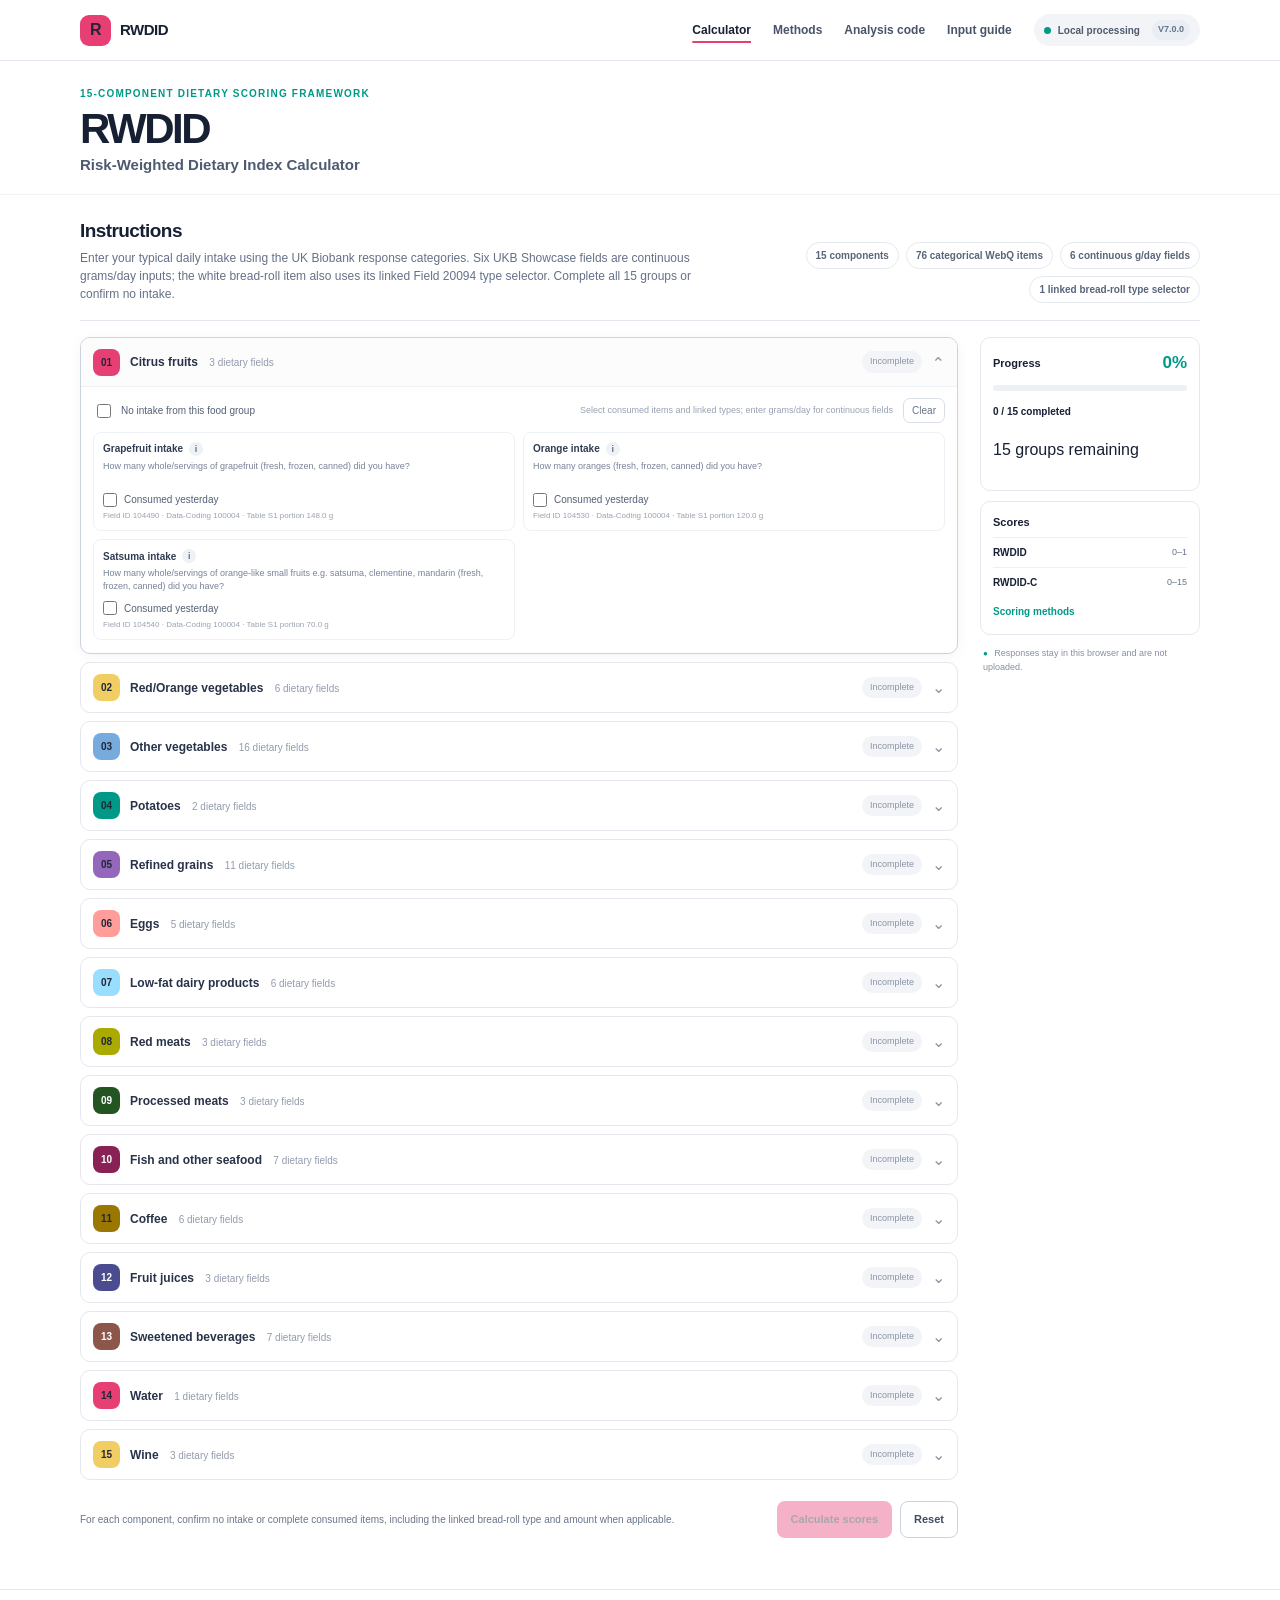
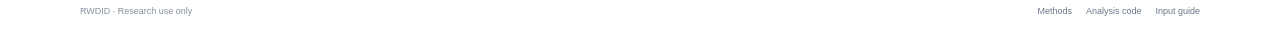
<file: index.html>
<!doctype html>
<html lang="en">
<head>
  <meta charset="utf-8">
  <meta name="viewport" content="width=device-width, initial-scale=1">
  <meta name="description" content="Browser-based calculator for the 15-component Risk-Weighted Dietary Index (RWDID) and its continuous companion score.">
  <meta name="theme-color" content="#ffffff">
  <meta name="rwdid-build" content="7.0.0">
  <title>RWDID | Dietary Index Calculator</title>
  <link rel="stylesheet" href="assets/styles.css?v=7.0.0">
  <script defer src="assets/palette.js?v=7.0.0"></script>
  <script defer src="assets/scoring.js?v=7.0.0"></script>
  <script defer src="assets/app.js?v=7.0.0"></script>
</head>
<body>
<header class="topbar">
  <div class="container nav">
    <a class="brand" href="index.html" aria-label="RWDID home">
      <span class="brand-mark">R</span><strong>RWDID</strong>
    </a>
    <nav class="nav-links" aria-label="Main navigation">
      <a href="index.html" aria-current="page">Calculator</a>
      <a href="methods.html">Methods</a>
      <a href="resources.html">Analysis code</a>
      <a href="input-guide.html">Input guide</a>
      <span class="local-pill"><i class="local-dot"></i> Local processing <b class="build-version">V7.0.0</b></span>
    </nav>
  </div>
</header>

<div id="boot-state" class="boot-state">Loading calculator…</div>

<main id="app-shell" hidden>
  <section class="page-heading">
    <div class="container">
      <div class="eyebrow">15-component dietary scoring framework</div>
      <h1>RWDID</h1>
      <p class="page-subtitle">Risk-Weighted Dietary Index Calculator</p>
    </div>
  </section>

  <section id="calculator" class="calculator-section">
    <div class="container">
      <div class="instructions">
        <div>
          <h2>Instructions</h2>
          <p>Enter your typical daily intake using the UK Biobank response categories. Six UKB Showcase fields are continuous grams/day inputs; the white bread-roll item also uses its linked Field 20094 type selector. Complete all 15 groups or confirm no intake.</p>
        </div>
        <div class="instruction-tags">
          <span>15 components</span>
          <span>76 categorical WebQ items</span>
          <span>6 continuous g/day fields</span>
          <span>1 linked bread-roll type selector</span>
        </div>
      </div>

      <div class="calculator-layout">
        <div class="questionnaire-column">
          <div id="questionnaire-container">
            <div class="loading-inline">Loading questionnaire…</div>
          </div>

          <div class="form-actions">
            <p id="form-status" class="status-text">Complete all 15 groups to calculate both scores.</p>
            <div class="action-buttons">
              <button id="calculate-button" class="btn btn-primary" type="button" disabled>Calculate scores</button>
              <button id="reset-button" class="btn btn-secondary" type="button">Reset</button>
            </div>
          </div>

          <section id="results-panel" class="results-panel" hidden aria-live="polite">
            <div class="results-head">
              <h2>Your results</h2>
              <p>Scores calculated from the completed questionnaire and frozen study parameters.</p>
            </div>
            <div class="score-grid">
              <article class="score-card score-card-primary">
                <div class="score-label">RWDID · Binary β-weighted</div>
                <div id="rwdid-value" class="score-value">—</div>
                <div class="score-scale">Range 0–1</div>
                <div class="score-bar"><i id="rwdid-bar"></i></div>
              </article>
              <article class="score-card score-card-secondary">
                <div class="score-label">RWDID-C · Continuous equal-weight</div>
                <div id="rwdidc-value" class="score-value">—</div>
                <div class="score-scale">Range 0–15</div>
                <div class="score-bar"><i id="rwdidc-bar"></i></div>
              </article>
            </div>
            <div class="results-note">Research indices only; not clinical risk predictions, diagnoses or individual dietary recommendations.</div>
            <details class="result-details">
              <summary>View component-level results</summary>
              <div class="table-wrap">
                <table class="result-table">
                  <thead><tr><th>Component</th><th>Intake/day</th><th>Binary</th><th>β</th><th>Weight</th><th>RWDID-C</th></tr></thead>
                  <tbody id="component-results-body"></tbody>
                </table>
              </div>
            </details>
            <div class="result-actions">
              <button id="download-results" class="btn btn-primary" type="button">Download CSV</button>
              <button id="print-results" class="btn btn-secondary" type="button">Print</button>
            </div>
          </section>
        </div>

        <aside class="sidebar">
          <section class="side-card progress-card">
            <div class="progress-head">
              <strong>Progress</strong>
              <span id="progress-percent" class="progress-percent">0%</span>
            </div>
            <div class="progress-track"><span id="progress-fill"></span></div>
            <strong id="progress-count">0 / 15 completed</strong>
            <p id="progress-hint">15 groups remaining</p>
          </section>

          <section class="side-card score-key">
            <h3>Scores</h3>
            <div class="score-mini"><strong>RWDID</strong><span>0–1</span></div>
            <div class="score-mini"><strong>RWDID-C</strong><span>0–15</span></div>
            <a class="side-link" href="methods.html">Scoring methods</a>
          </section>

          <p class="privacy-note"><span aria-hidden="true">●</span> Responses stay in this browser and are not uploaded.</p>
        </aside>
      </div>
    </div>
  </section>
</main>

<footer class="footer">
  <div class="container footer-row">
    <span>RWDID · Research use only</span>
    <div class="footer-links">
      <a href="methods.html">Methods</a>
      <a href="resources.html">Analysis code</a>
      <a href="input-guide.html">Input guide</a>
    </div>
  </div>
</footer>
</body>
</html>
</file>
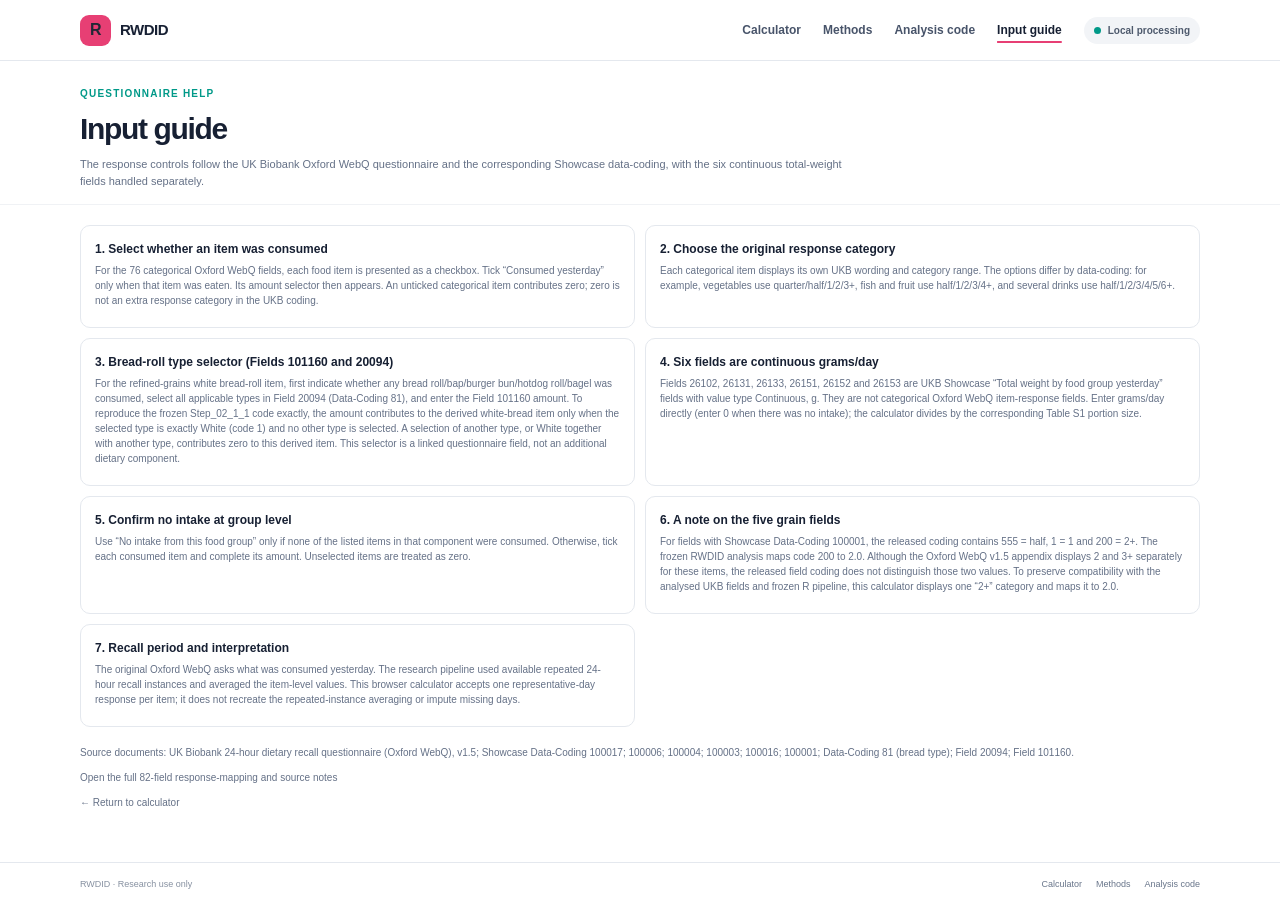
<file: input-guide.html>
<!doctype html>
<html lang="en">
<head>
  <meta charset="utf-8">
  <meta name="viewport" content="width=device-width, initial-scale=1">
  <meta name="description" content="UK Biobank Oxford WebQ response options and input instructions for the 15-component RWDID calculator.">
  <title>RWDID | Input Guide</title>
  <link rel="stylesheet" href="assets/styles.css?v=7.0.0">
  <script defer src="assets/palette.js?v=7.0.0"></script>
</head>
<body>
<header class="topbar"><div class="container nav">
  <a class="brand" href="index.html"><span class="brand-mark">R</span><strong>RWDID</strong></a>
  <nav class="nav-links" aria-label="Main navigation">
    <a href="index.html">Calculator</a><a href="methods.html">Methods</a>
    <a href="resources.html">Analysis code</a><a href="input-guide.html" aria-current="page">Input guide</a>
    <span class="local-pill"><i class="local-dot"></i> Local processing</span>
  </nav>
</div></header>
<main id="app-shell">
  <section class="page-hero"><div class="container">
    <div class="eyebrow">Questionnaire help</div>
    <h1>Input guide</h1>
    <p>The response controls follow the UK Biobank Oxford WebQ questionnaire and the corresponding Showcase data-coding, with the six continuous total-weight fields handled separately.</p>
  </div></section>
  <section class="content-section"><div class="container">
    <div class="guide-grid">
      <article class="guide-card">
        <h2>1. Select whether an item was consumed</h2>
        <p>For the 76 categorical Oxford WebQ fields, each food item is presented as a checkbox. Tick “Consumed yesterday” only when that item was eaten. Its amount selector then appears. An unticked categorical item contributes zero; zero is not an extra response category in the UKB coding.</p>
      </article>
      <article class="guide-card">
        <h2>2. Choose the original response category</h2>
        <p>Each categorical item displays its own UKB wording and category range. The options differ by data-coding: for example, vegetables use quarter/half/1/2/3+, fish and fruit use half/1/2/3/4+, and several drinks use half/1/2/3/4/5/6+.</p>
      </article>
      <article class="guide-card">
        <h2>3. Bread-roll type selector (Fields 101160 and 20094)</h2>
        <p>For the refined-grains white bread-roll item, first indicate whether any bread roll/bap/burger bun/hotdog roll/bagel was consumed, select all applicable types in Field 20094 (Data-Coding 81), and enter the Field 101160 amount. To reproduce the frozen Step_02_1_1 code exactly, the amount contributes to the derived white-bread item only when the selected type is exactly White (code 1) and no other type is selected. A selection of another type, or White together with another type, contributes zero to this derived item. This selector is a linked questionnaire field, not an additional dietary component.</p>
      </article>
      <article class="guide-card">
        <h2>4. Six fields are continuous grams/day</h2>
        <p>Fields 26102, 26131, 26133, 26151, 26152 and 26153 are UKB Showcase “Total weight by food group yesterday” fields with value type Continuous, g. They are not categorical Oxford WebQ item-response fields. Enter grams/day directly (enter 0 when there was no intake); the calculator divides by the corresponding Table S1 portion size.</p>
      </article>
      <article class="guide-card">
        <h2>5. Confirm no intake at group level</h2>
        <p>Use “No intake from this food group” only if none of the listed items in that component were consumed. Otherwise, tick each consumed item and complete its amount. Unselected items are treated as zero.</p>
      </article>
      <article class="guide-card">
        <h2>6. A note on the five grain fields</h2>
        <p>For fields with Showcase Data-Coding 100001, the released coding contains 555 = half, 1 = 1 and 200 = 2+. The frozen RWDID analysis maps code 200 to 2.0. Although the Oxford WebQ v1.5 appendix displays 2 and 3+ separately for these items, the released field coding does not distinguish those two values. To preserve compatibility with the analysed UKB fields and frozen R pipeline, this calculator displays one “2+” category and maps it to 2.0.</p>
      </article>
      <article class="guide-card">
        <h2>7. Recall period and interpretation</h2>
        <p>The original Oxford WebQ asks what was consumed yesterday. The research pipeline used available repeated 24-hour recall instances and averaged the item-level values. This browser calculator accepts one representative-day response per item; it does not recreate the repeated-instance averaging or impute missing days.</p>
      </article>
    </div>
    <p class="section-intro" style="margin-top:18px">
      Source documents: <a href="https://biobank.ctsu.ox.ac.uk/showcase/showcase/docs/DietWebQ.pdf" target="_blank" rel="noopener">UK Biobank 24-hour dietary recall questionnaire (Oxford WebQ), v1.5</a>;
      <a href="https://biobank.ndph.ox.ac.uk/showcase/coding.cgi?id=100017" target="_blank" rel="noopener">Showcase Data-Coding 100017</a>;
      <a href="https://biobank.ndph.ox.ac.uk/showcase/coding.cgi?id=100006" target="_blank" rel="noopener">100006</a>;
      <a href="https://biobank.ndph.ox.ac.uk/showcase/coding.cgi?id=100004" target="_blank" rel="noopener">100004</a>;
      <a href="https://biobank.ndph.ox.ac.uk/showcase/coding.cgi?id=100003" target="_blank" rel="noopener">100003</a>;
      <a href="https://biobank.ndph.ox.ac.uk/showcase/coding.cgi?id=100016" target="_blank" rel="noopener">100016</a>;
      <a href="https://biobank.ndph.ox.ac.uk/showcase/coding.cgi?id=100001" target="_blank" rel="noopener">100001</a>;
      <a href="https://biobank.ndph.ox.ac.uk/showcase/coding.cgi?id=81" target="_blank" rel="noopener">Data-Coding 81 (bread type)</a>;
      <a href="https://biobank.ndph.ox.ac.uk/ukb/field.cgi?id=20094" target="_blank" rel="noopener">Field 20094</a>;
      <a href="https://biobank.ndph.ox.ac.uk/ukb/field.cgi?id=101160" target="_blank" rel="noopener">Field 101160</a>.
    </p>
    <p class="section-intro"><a href="docs/ukb_questionnaire_response_mapping.md">Open the full 82-field response-mapping and source notes</a></p>
    <p class="section-intro"><a href="index.html#calculator">← Return to calculator</a></p>
  </div></section>
</main>
<footer class="footer"><div class="container footer-row">
  <span>RWDID · Research use only</span><div class="footer-links"><a href="index.html">Calculator</a><a href="methods.html">Methods</a><a href="resources.html">Analysis code</a></div>
</div></footer>
</body>
</html>
</file>
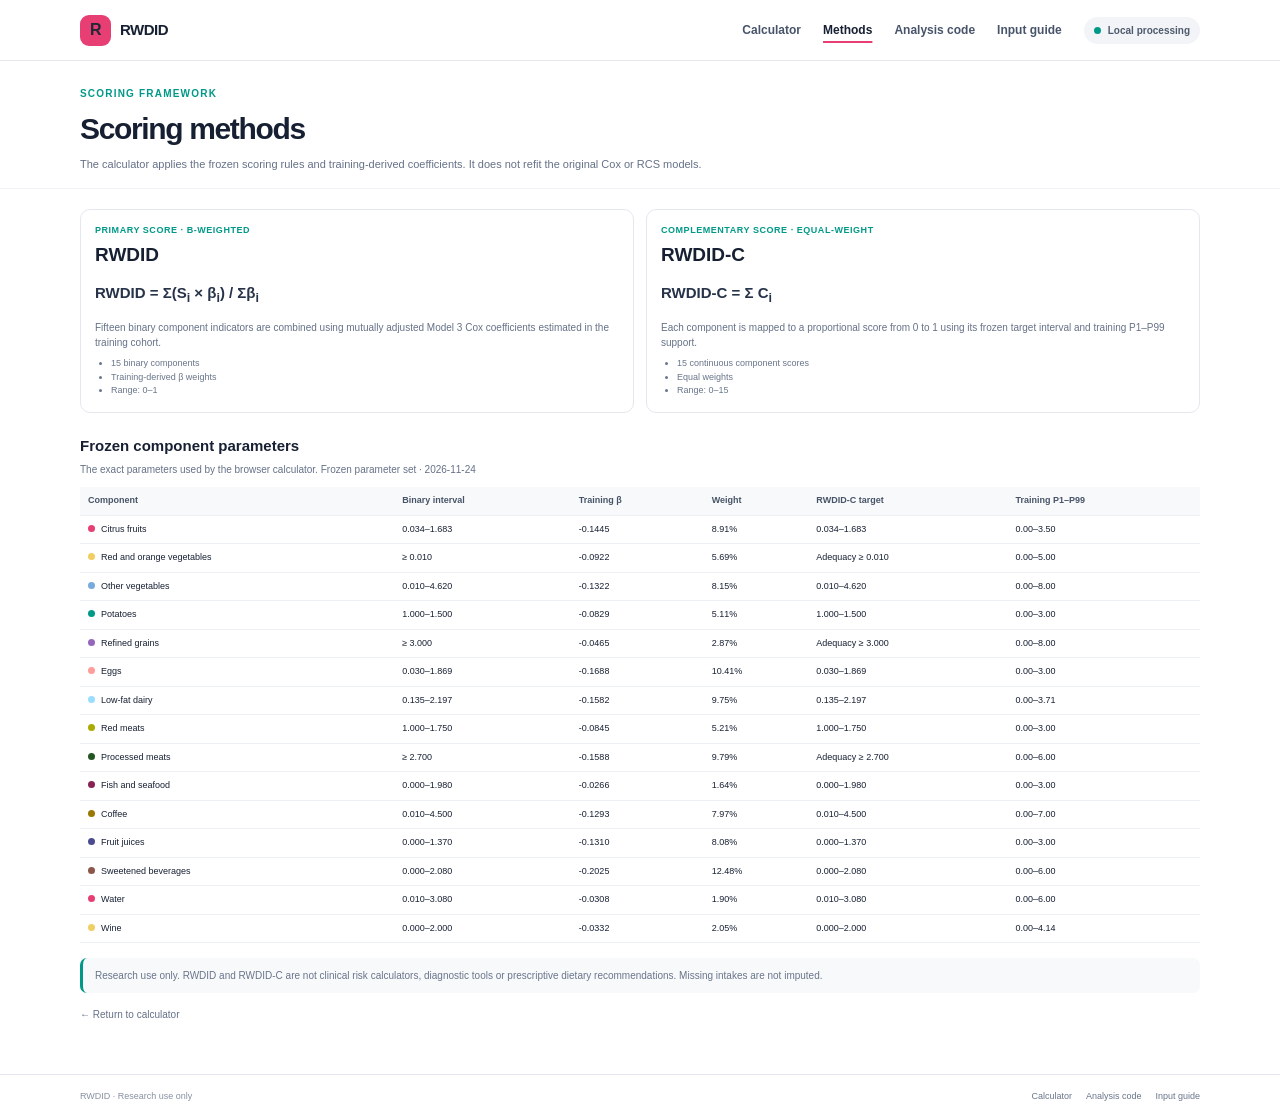
<file: methods.html>
<!doctype html>
<html lang="en">
<head>
  <meta charset="utf-8">
  <meta name="viewport" content="width=device-width, initial-scale=1">
  <meta name="description" content="Scoring formulas and frozen component parameters for RWDID and RWDID-C.">
  <title>RWDID | Methods</title>
  <link rel="stylesheet" href="assets/styles.css?v=7.0.0">
  <script defer src="assets/palette.js?v=7.0.0"></script>
  <script defer src="assets/methods.js?v=7.0.0"></script>
</head>
<body>
<header class="topbar"><div class="container nav">
  <a class="brand" href="index.html"><span class="brand-mark">R</span><strong>RWDID</strong></a>
  <nav class="nav-links" aria-label="Main navigation">
    <a href="index.html">Calculator</a><a href="methods.html" aria-current="page">Methods</a>
    <a href="resources.html">Analysis code</a><a href="input-guide.html">Input guide</a>
    <span class="local-pill"><i class="local-dot"></i> Local processing</span>
  </nav>
</div></header>
<div id="boot-state" class="boot-state">Loading methods…</div>
<main id="methods-content" hidden>
  <section class="page-hero"><div class="container">
    <div class="eyebrow">Scoring framework</div>
    <h1>Scoring methods</h1>
    <p>The calculator applies the frozen scoring rules and training-derived coefficients. It does not refit the original Cox or RCS models.</p>
  </div></section>
  <section class="content-section"><div class="container">
    <div class="method-grid">
      <article class="method-card">
        <div class="method-label">Primary score · β-weighted</div>
        <h2>RWDID</h2>
        <div class="formula">RWDID = Σ(S<sub>i</sub> × β<sub>i</sub>) / Σβ<sub>i</sub></div>
        <p>Fifteen binary component indicators are combined using mutually adjusted Model 3 Cox coefficients estimated in the training cohort.</p>
        <ul><li>15 binary components</li><li>Training-derived β weights</li><li>Range: 0–1</li></ul>
      </article>
      <article class="method-card">
        <div class="method-label">Complementary score · equal-weight</div>
        <h2>RWDID-C</h2>
        <div class="formula">RWDID-C = Σ C<sub>i</sub></div>
        <p>Each component is mapped to a proportional score from 0 to 1 using its frozen target interval and training P1–P99 support.</p>
        <ul><li>15 continuous component scores</li><li>Equal weights</li><li>Range: 0–15</li></ul>
      </article>
    </div>

    <h2 class="section-title-small">Frozen component parameters</h2>
    <p class="section-intro">The exact parameters used by the browser calculator. <span id="parameter-version"></span></p>
    <div class="table-wrap">
      <table class="parameter-table">
        <thead><tr><th>Component</th><th>Binary interval</th><th>Training β</th><th>Weight</th><th>RWDID-C target</th><th>Training P1–P99</th></tr></thead>
        <tbody id="parameter-table-body"><tr><td colspan="6">Loading…</td></tr></tbody>
      </table>
    </div>
    <div class="callout">Research use only. RWDID and RWDID-C are not clinical risk calculators, diagnostic tools or prescriptive dietary recommendations. Missing intakes are not imputed.</div>
    <p class="section-intro" style="margin-top:14px"><a href="index.html#calculator">← Return to calculator</a></p>
  </div></section>
</main>
<footer class="footer"><div class="container footer-row">
  <span>RWDID · Research use only</span><div class="footer-links"><a href="index.html">Calculator</a><a href="resources.html">Analysis code</a><a href="input-guide.html">Input guide</a></div>
</div></footer>
</body>
</html>
</file>
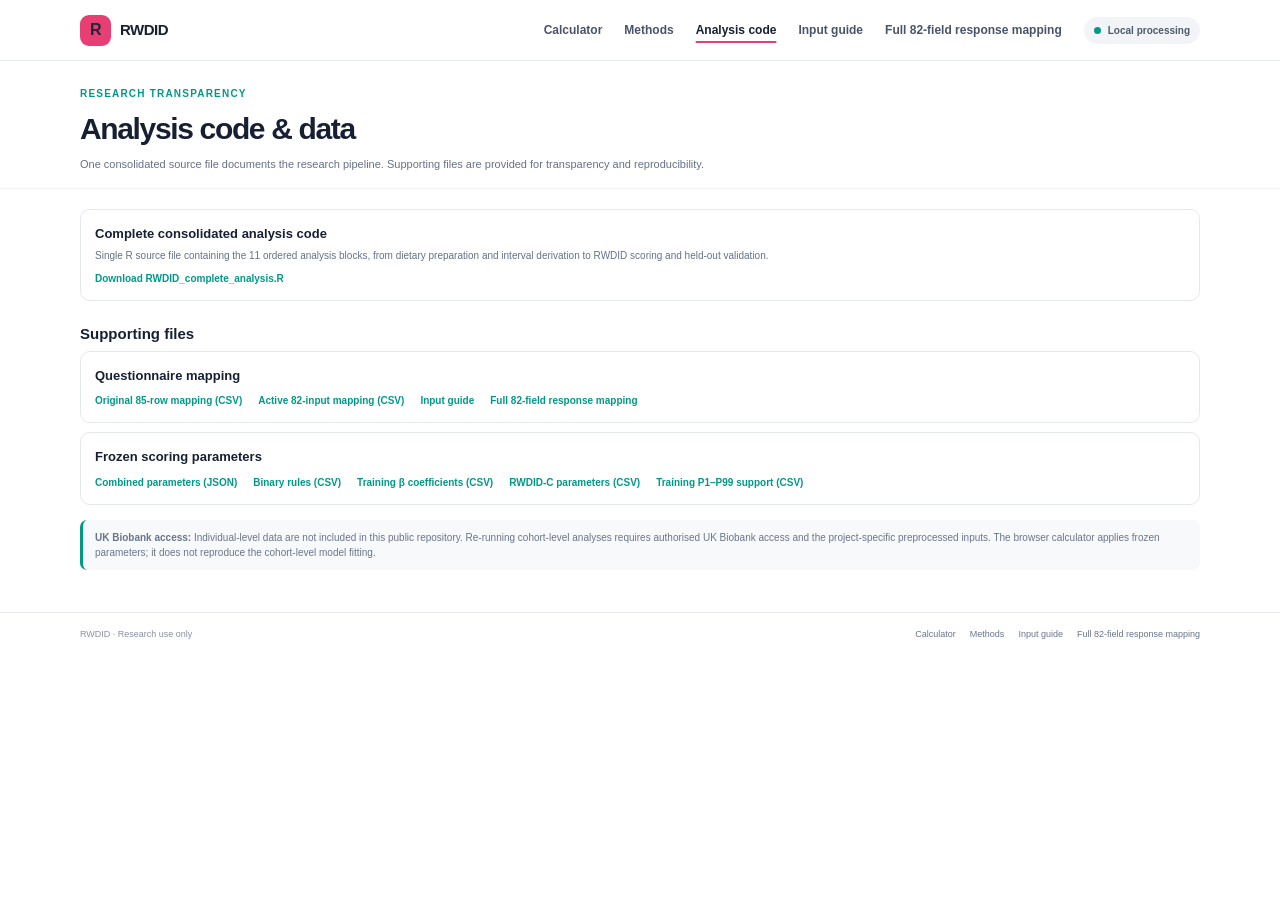
<file: resources.html>
<!doctype html>
<html lang="en">
<head>
  <meta charset="utf-8">
  <meta name="viewport" content="width=device-width, initial-scale=1">
  <meta name="description" content="Complete consolidated analysis code and supporting data files for RWDID.">
  <title>RWDID | Analysis Code</title>
  <link rel="stylesheet" href="assets/styles.css">
  <script defer src="assets/palette.js"></script>
</head>
<body>
<header class="topbar"><div class="container nav">
  <a class="brand" href="index.html"><span class="brand-mark">R</span><strong>RWDID</strong></a>
  <nav class="nav-links" aria-label="Main navigation">
    <a href="index.html">Calculator</a><a href="methods.html">Methods</a>
    <a href="resources.html" aria-current="page">Analysis code</a><a href="input-guide.html">Input guide</a>
        <a href="docs/ukb_questionnaire_response_mapping.md">Full 82-field response mapping</a>
    <span class="local-pill"><i class="local-dot"></i> Local processing</span>
  </nav>
</div></header>
<div id="boot-state" class="boot-state" hidden>Loading…</div>
<main id="app-shell">
  <section class="page-hero"><div class="container">
    <div class="eyebrow">Research transparency</div>
    <h1>Analysis code &amp; data</h1>
    <p>One consolidated source file documents the research pipeline. Supporting files are provided for transparency and reproducibility.</p>
  </div></section>
  <section class="content-section"><div class="container">
    <article class="resource-card">
      <h2>Complete consolidated analysis code</h2>
      <p>Single R source file containing the 11 ordered analysis blocks, from dietary preparation and interval derivation to RWDID scoring and held-out validation.</p>
      <div class="resource-links"><a href="analysis_code/RWDID_complete_analysis.R" download>Download RWDID_complete_analysis.R</a></div>
    </article>
    <h2 class="section-title-small">Supporting files</h2>
    <article class="resource-card">
      <h2>Questionnaire mapping</h2>
      <div class="resource-links">
        <a href="data/field_mapping_final15_85.csv" download>Original 85-row mapping (CSV)</a>
        <a href="data/field_mapping_active82.csv" download>Active 82-input mapping (CSV)</a>
        <a href="input-guide.html">Input guide</a>
        <a href="docs/ukb_questionnaire_response_mapping.md">Full 82-field response mapping</a>
      </div>
    </article>
    <article class="resource-card" style="margin-top:9px">
      <h2>Frozen scoring parameters</h2>
      <div class="resource-links">
        <a href="data/rwdid_parameters.json" download>Combined parameters (JSON)</a>
        <a href="data/RWDID_binary_scoring_rules_15_components.csv" download>Binary rules (CSV)</a>
        <a href="data/beta_coefficients_training.csv" download>Training β coefficients (CSV)</a>
        <a href="data/Table_Sx_continuous_scoring_parameters_15.csv" download>RWDID-C parameters (CSV)</a>
        <a href="data/training_only_P1_P99_support.csv" download>Training P1–P99 support (CSV)</a>
      </div>
    </article>
    <div class="callout"><strong>UK Biobank access:</strong> Individual-level data are not included in this public repository. Re-running cohort-level analyses requires authorised UK Biobank access and the project-specific preprocessed inputs. The browser calculator applies frozen parameters; it does not reproduce the cohort-level model fitting.</div>
  </div></section>
</main>
<footer class="footer"><div class="container footer-row">
  <span>RWDID · Research use only</span><div class="footer-links"><a href="index.html">Calculator</a><a href="methods.html">Methods</a><a href="input-guide.html">Input guide</a>
        <a href="docs/ukb_questionnaire_response_mapping.md">Full 82-field response mapping</a></div>
</div></footer>
</body>
</html>
</file>
<file: assets/styles.css>
*{box-sizing:border-box}
:root{
  --ink:#172033;--muted:#657187;--soft:#f6f7f9;--line:#e4e8ee;--paper:#fff;
  --friendly-1:transparent;--friendly-2:transparent;--friendly-3:transparent;
  --friendly-4:transparent;--friendly-5:transparent;--friendly-6:transparent;
  --friendly-7:transparent;--friendly-8:transparent;--friendly-9:transparent;
  --friendly-10:transparent;--friendly-11:transparent;--friendly-12:transparent;--friendly-13:transparent;
  --friendly-1-contrast:#172033;--friendly-2-contrast:#172033;--friendly-3-contrast:#172033;
  --friendly-4-contrast:#172033;--friendly-5-contrast:#172033;--friendly-6-contrast:#172033;
  --friendly-7-contrast:#172033;--friendly-8-contrast:#172033;--friendly-9-contrast:#172033;
  --friendly-10-contrast:#172033;--friendly-11-contrast:#172033;--friendly-12-contrast:#172033;--friendly-13-contrast:#172033;
  --accent-main:transparent;--accent-main-contrast:#172033;
  --radius:12px;--shadow:0 3px 14px rgba(20,30,50,.045)
}
html{scroll-behavior:smooth;scroll-padding-top:82px}
body{margin:0;background:#fff;color:var(--ink);font-family:Inter,-apple-system,BlinkMacSystemFont,"Segoe UI",Arial,sans-serif;line-height:1.5}
a{color:inherit;text-decoration:none}
a:hover{text-decoration:underline}
button,input,select{font:inherit}
.container{width:min(1120px,calc(100% - 40px));margin:0 auto}
.topbar{position:sticky;top:0;z-index:50;background:rgba(255,255,255,.97);backdrop-filter:blur(10px);border-bottom:1px solid var(--line)}
.nav{min-height:60px;display:flex;align-items:center;justify-content:space-between;gap:18px}
.brand{display:flex;align-items:center;gap:9px;font-weight:850;letter-spacing:-.03em}
.brand-mark{width:31px;height:31px;display:grid;place-items:center;border-radius:9px;background:var(--friendly-1);color:var(--friendly-1-contrast);font-size:16px;font-weight:900}
.brand strong{font-size:15px}
.nav-links{display:flex;align-items:center;gap:22px;flex-wrap:wrap;font-size:12px;font-weight:700;color:#48546a}
.nav-links a[aria-current=page]{color:var(--ink);text-decoration:underline;text-decoration-color:var(--friendly-1);text-decoration-thickness:2px;text-underline-offset:7px}
.local-pill{display:inline-flex;align-items:center;gap:7px;border-radius:99px;background:#f2f4f7;padding:6px 10px;font-size:10px;color:#4e5a6d;white-space:nowrap}
.local-dot{width:7px;height:7px;border-radius:50%;background:var(--friendly-4);display:inline-block}
.page-heading{padding:25px 0 17px;border-bottom:1px solid #f0f2f5}
.eyebrow{font-size:10px;font-weight:850;letter-spacing:.12em;text-transform:uppercase;color:var(--friendly-4)}
.page-heading h1{font-size:clamp(30px,4vw,42px);letter-spacing:-.06em;line-height:1.05;margin:6px 0 3px}
.page-subtitle{font-size:15px;font-weight:650;color:#4d5a70;margin:0}
.calculator-section{padding:22px 0 48px}
.instructions{display:flex;justify-content:space-between;align-items:flex-end;gap:22px;padding:0 0 17px;margin-bottom:16px;border-bottom:1px solid var(--line)}
.instructions h2{font-size:19px;letter-spacing:-.03em;margin:0 0 4px}
.instructions p{font-size:12px;color:var(--muted);margin:0;max-width:760px}
.instruction-tags{display:flex;gap:7px;flex-wrap:wrap;justify-content:flex-end}
.instruction-tags span{border:1px solid var(--line);border-radius:99px;padding:5px 9px;font-size:10px;font-weight:700;color:#596579;white-space:nowrap}
.calculator-layout{display:grid;grid-template-columns:minmax(0,1fr) 220px;gap:22px;align-items:start}
.questionnaire-column{min-width:0}
.loading-inline{font-size:12px;color:var(--muted);padding:16px}
.food-group{background:#fff;border:1px solid var(--line);border-radius:10px;margin:0 0 8px;overflow:hidden}
.food-group[open]{border-color:#cbd3de;box-shadow:var(--shadow)}
.food-group summary{display:flex;align-items:center;gap:10px;cursor:pointer;list-style:none;padding:9px 12px;min-height:49px}
.food-group summary::-webkit-details-marker{display:none}
.food-group[open] summary{border-bottom:1px solid #edf0f4;background:#fcfcfd}
.group-index{width:27px;height:27px;flex:0 0 27px;border-radius:8px;background:var(--group-color);color:var(--group-contrast);display:grid;place-items:center;font-size:10px;font-weight:900}
.group-title{flex:1;font-size:12px;font-weight:800;color:#283349}
.group-title small{display:inline-block;margin-left:8px;font-size:10px;font-weight:500;color:#929bad}
.group-progress{font-size:9px;color:#8a94a5;background:#f2f4f7;border-radius:99px;padding:4px 8px;white-space:nowrap}
.group-progress.complete{background:color-mix(in srgb,var(--friendly-4) 15%,white);color:#344054}
.chevron{font-size:16px;color:#8b95a5;transition:transform .15s}
.food-group[open] .chevron{transform:rotate(180deg)}
.group-content{padding:11px 12px 13px}
.group-tools{display:flex;align-items:center;justify-content:space-between;gap:10px;margin-bottom:9px}
.no-intake{display:flex;align-items:center;gap:7px;color:#536075;font-size:10px}
.no-intake input{accent-color:var(--friendly-4);width:14px;height:14px}
.group-hint{font-size:9px;color:#98a2b3;flex:1;text-align:right}
.item-response{display:grid;gap:6px;margin-top:8px}
.item-consumed{display:flex;align-items:center;gap:7px;color:#536075;font-size:10px;cursor:pointer}
.item-consumed input{accent-color:var(--friendly-4);width:14px;height:14px;margin:0}
.derived-bread-response{gap:8px}
.selector-block{display:grid;gap:8px;border:1px solid #cfd8e6;border-radius:9px;padding:11px;background:#f8fafc}
.selector-heading{font-size:12px;font-weight:800;color:#23334d;line-height:1.4}
.bread-roll-type-list{display:grid;grid-template-columns:repeat(auto-fit,minmax(105px,1fr));gap:7px}
.selector-option{display:flex;align-items:center;gap:7px;border:1px solid #d8e0eb;border-radius:7px;background:#fff;padding:9px 8px;font-size:11px;font-weight:650;color:#34445e;cursor:pointer;min-width:0;min-height:38px}
.selector-option input{accent-color:var(--friendly-5);width:15px;height:15px;margin:0;flex:0 0 auto}
.selector-option span{overflow-wrap:anywhere}
.selector-meta{font-size:9px;color:#7b879b}
.selector-instruction{font-size:10px;line-height:1.4;color:#64748b}
.build-version{font-size:9px;font-weight:800;color:#64748b;background:#e9eef5;border-radius:999px;padding:3px 6px;margin-left:5px}
.selector-explanation{font-size:9px;line-height:1.5;color:#765b2b;background:#fffaf0;border-left:2px solid var(--friendly-2);padding:6px 7px;margin:0;border-radius:3px}
.selector-explanation strong{color:#614816}
.bread-roll-no-intake-label{font-weight:650}
.amount-control{display:grid;gap:4px}
.amount-control[hidden]{display:none}
.amount-label{font-size:9px;color:#68758a;font-weight:650}
.field-source-note{font-size:8px;line-height:1.4;color:#8a5a20;background:#fff9eb;border-left:2px solid #d9a441;padding:6px 7px;margin:6px 0 0;border-radius:3px}
.field-caution{font-size:8px;line-height:1.4;color:#765b2b;background:#fffaf0;border-left:2px solid #e2c27c;padding:5px 7px;margin:6px 0 0;border-radius:3px}
.clear-group{border:1px solid #d9dfe7;border-radius:7px;background:#fff;color:#68758a;font-size:10px;padding:4px 8px;cursor:pointer}
.clear-group:hover{border-color:var(--friendly-4);color:#273349}
.field-grid{display:grid;grid-template-columns:repeat(2,minmax(0,1fr));gap:8px}
.field-card{border:1px solid #edf0f4;border-radius:8px;padding:9px;min-width:0}
.field-label{display:flex;align-items:center;gap:6px;font-size:10px;font-weight:800;color:#303c51;line-height:1.35}
.field-info{display:inline-grid;place-items:center;width:14px;height:14px;border-radius:50%;background:#eef1f5;color:#647187;font-size:9px;cursor:help}
.field-prompt{font-size:9px;color:#788397;line-height:1.4;min-height:24px;margin:4px 0 6px}
.answer{width:100%;height:33px;border:1px solid #cbd3de;border-radius:7px;background:#fff;color:#334155;padding:0 9px;font-size:10px}
.answer:focus{outline:none;border-color:var(--friendly-4);box-shadow:0 0 0 3px color-mix(in srgb,var(--friendly-4) 15%,white)}
.answer:disabled{background:#f2f4f7;color:#98a2b3}
.field-meta{display:block;color:#9aa3b1;font-size:8px;line-height:1.3;margin-top:4px}
.form-actions{display:flex;align-items:center;justify-content:space-between;gap:12px;flex-wrap:wrap;padding:13px 0 3px}
.action-buttons{display:flex;gap:8px;flex-wrap:wrap}
.btn{display:inline-flex;align-items:center;justify-content:center;border:1px solid transparent;border-radius:8px;padding:9px 13px;font-size:11px;font-weight:750;cursor:pointer}
.btn-primary{background:var(--friendly-1);color:var(--friendly-1-contrast)}
.btn-primary:hover{filter:brightness(.95)}
.btn-secondary{background:#fff;border-color:#cbd3de;color:#3f4c61}
.btn-secondary:hover{background:#f7f8fa}
.btn:disabled{opacity:.4;cursor:not-allowed}
.status-text{font-size:10px;color:#69768b;margin:0}
.status-text.success{color:#356b55}
.status-text.error{color:#b42318}
.sidebar{position:sticky;top:78px;display:grid;gap:10px}
.side-card{background:#fff;border:1px solid var(--line);border-radius:10px;padding:12px}
.progress-head{display:flex;align-items:center;justify-content:space-between;gap:8px}
.progress-head strong,.score-key h3{font-size:11px;margin:0}
.progress-percent{font-size:17px;font-weight:850;color:var(--friendly-4)}
.progress-track{height:6px;background:#edf0f4;border-radius:99px;overflow:hidden;margin:9px 0 7px}
.progress-track span{display:block;width:0;height:100%;background:var(--friendly-4);border-radius:99px;transition:width .2s}
.progress-card>strong{font-size:10px}
.progress-hint{font-size:9px;color:#929bad;margin:3px 0 0}
.score-key h3{margin-bottom:7px}
.score-mini{display:flex;align-items:center;justify-content:space-between;gap:8px;padding:7px 0;border-top:1px solid #eef1f4}
.score-mini strong{font-size:10px}
.score-mini span{font-size:9px;color:var(--muted)}
.side-link{display:inline-block;margin-top:7px;font-size:10px;font-weight:750;color:var(--friendly-4)}
.privacy-note{font-size:9px;color:#8590a2;line-height:1.5;margin:0;padding:2px 3px}
.privacy-note span{color:var(--friendly-4);font-size:8px;margin-right:4px}
.results-panel{margin-top:22px;padding:17px;background:#fff;border:1px solid var(--line);border-radius:12px;box-shadow:var(--shadow)}
.results-head h2{font-size:18px;margin:0 0 3px}
.results-head p{font-size:10px;color:var(--muted);margin:0}
.score-grid{display:grid;grid-template-columns:repeat(2,minmax(0,1fr));gap:10px;margin:14px 0 10px}
.score-card{border:1px solid var(--line);border-radius:9px;padding:13px;position:relative;overflow:hidden}
.score-card:before{content:"";position:absolute;left:0;top:0;bottom:0;width:4px;background:var(--score-color)}
.score-card-primary{--score-color:var(--friendly-2)}
.score-card-secondary{--score-color:var(--friendly-8)}
.score-label{font-size:10px;font-weight:750;color:#58657a}
.score-value{font-size:30px;font-weight:900;letter-spacing:-.05em;margin-top:4px}
.score-scale{font-size:9px;color:#929bad}
.score-bar{height:6px;background:#edf0f4;border-radius:99px;margin-top:10px;overflow:hidden}
.score-bar i{display:block;height:100%;width:0;background:var(--score-color);border-radius:99px}
.results-note{font-size:9px;color:#7d899b;margin:7px 0 12px}
.result-details{border-top:1px solid #edf0f4;padding-top:10px}
.result-details summary{font-size:10px;font-weight:750;cursor:pointer;color:#344054}
.table-wrap{overflow-x:auto;margin-top:9px}
table{width:100%;border-collapse:collapse;font-size:9px;white-space:nowrap}
th,td{padding:7px 8px;text-align:left;border-bottom:1px solid #edf0f4}
th{background:#f8f9fb;font-weight:800;color:#475467}
.table-dot{display:inline-block;width:7px;height:7px;border-radius:50%;margin-right:6px}
.result-actions{display:flex;gap:8px;margin-top:12px}
.privacy-callout,.callout{background:#f8f9fb;border-left:3px solid var(--friendly-4);padding:10px 12px;border-radius:7px;color:#68758a;font-size:10px;margin-top:15px}
.footer{border-top:1px solid var(--line);padding:15px 0;background:#fff}
.footer-row{display:flex;justify-content:space-between;gap:12px;align-items:center;flex-wrap:wrap;font-size:9px;color:#8791a1}
.footer-links{display:flex;gap:14px;flex-wrap:wrap}
.footer-links a{color:#68758a;font-size:9px}
.page-hero{padding:25px 0 15px;border-bottom:1px solid #f0f2f5;background:#fff}
.page-hero h1{font-size:30px;letter-spacing:-.045em;margin:5px 0}
.page-hero p{font-size:11px;color:var(--muted);max-width:780px;margin:0}
.content-section{padding:20px 0 42px}
.method-grid{display:grid;grid-template-columns:repeat(2,minmax(0,1fr));gap:12px}
.method-card,.resource-card,.guide-card{background:#fff;border:1px solid var(--line);border-radius:10px;padding:14px}
.method-label{font-size:9px;font-weight:800;color:var(--friendly-4);text-transform:uppercase;letter-spacing:.06em}
.method-card h2{font-size:19px;margin:4px 0}
.formula{font-size:15px;font-weight:750;padding:8px 0;color:#273349}
.method-card p,.guide-card p,.resource-card p{font-size:10px;color:var(--muted);margin:5px 0}
.method-card ul{font-size:9px;color:#68758a;margin:7px 0 0;padding-left:16px}
.section-title-small{font-size:15px;margin:22px 0 5px}
.section-intro{font-size:10px;color:var(--muted);margin:0 0 10px}
.parameter-table{min-width:850px}
.resource-grid{display:grid;grid-template-columns:1fr;gap:10px}
.resource-card h2{font-size:13px;margin:0 0 5px}
.resource-links{display:flex;gap:8px 16px;flex-wrap:wrap;margin-top:8px}
.resource-links a{font-size:10px;font-weight:750;color:var(--friendly-4)}
.guide-grid{display:grid;grid-template-columns:repeat(2,minmax(0,1fr));gap:10px}
.guide-card h2{font-size:12px;margin:0 0 5px}
.boot-state{width:min(520px,calc(100% - 40px));margin:45px auto;padding:14px 16px;border:1px solid var(--line);border-radius:10px;color:#68758a;font-size:11px;text-align:center;background:#fff}
.boot-state p{margin:5px 0 0}
.boot-error{border-color:#e5b8b8;color:#9b2c2c;text-align:left}
[hidden]{display:none!important}
@media(max-width:900px){
  .calculator-layout{grid-template-columns:minmax(0,1fr) 190px;gap:14px}
  .nav-links{gap:13px}
}
@media(max-width:720px){
  .container{width:calc(100% - 26px)}
  .group-hint{display:none}
  .nav{padding:9px 0;align-items:flex-start;flex-direction:column;gap:8px}
  .nav-links{gap:12px;font-size:10px}
  .local-pill{display:none}
  .instructions{display:block}
  .instruction-tags{justify-content:flex-start;margin-top:9px}
  .calculator-layout{grid-template-columns:1fr}
  .sidebar{position:static;grid-template-columns:1fr 1fr;order:-1}
  .privacy-note{grid-column:1/-1}
  .field-grid{grid-template-columns:1fr}
  .method-grid,.guide-grid{grid-template-columns:1fr}
}
@media(max-width:460px){
  .sidebar{grid-template-columns:1fr}
  .score-grid{grid-template-columns:1fr}
  .form-actions{align-items:stretch}
  .action-buttons{width:100%}
  .action-buttons .btn{flex:1}
  .result-actions{flex-direction:column}
  .result-actions .btn{width:100%}
}
@media print{
  .topbar,.sidebar,.form-actions,.footer,.result-actions{display:none!important}
  body{background:#fff}
  .results-panel{box-shadow:none}
}

@media(max-width:560px){.bread-roll-type-list{grid-template-columns:repeat(2,minmax(0,1fr))}}
</file>
